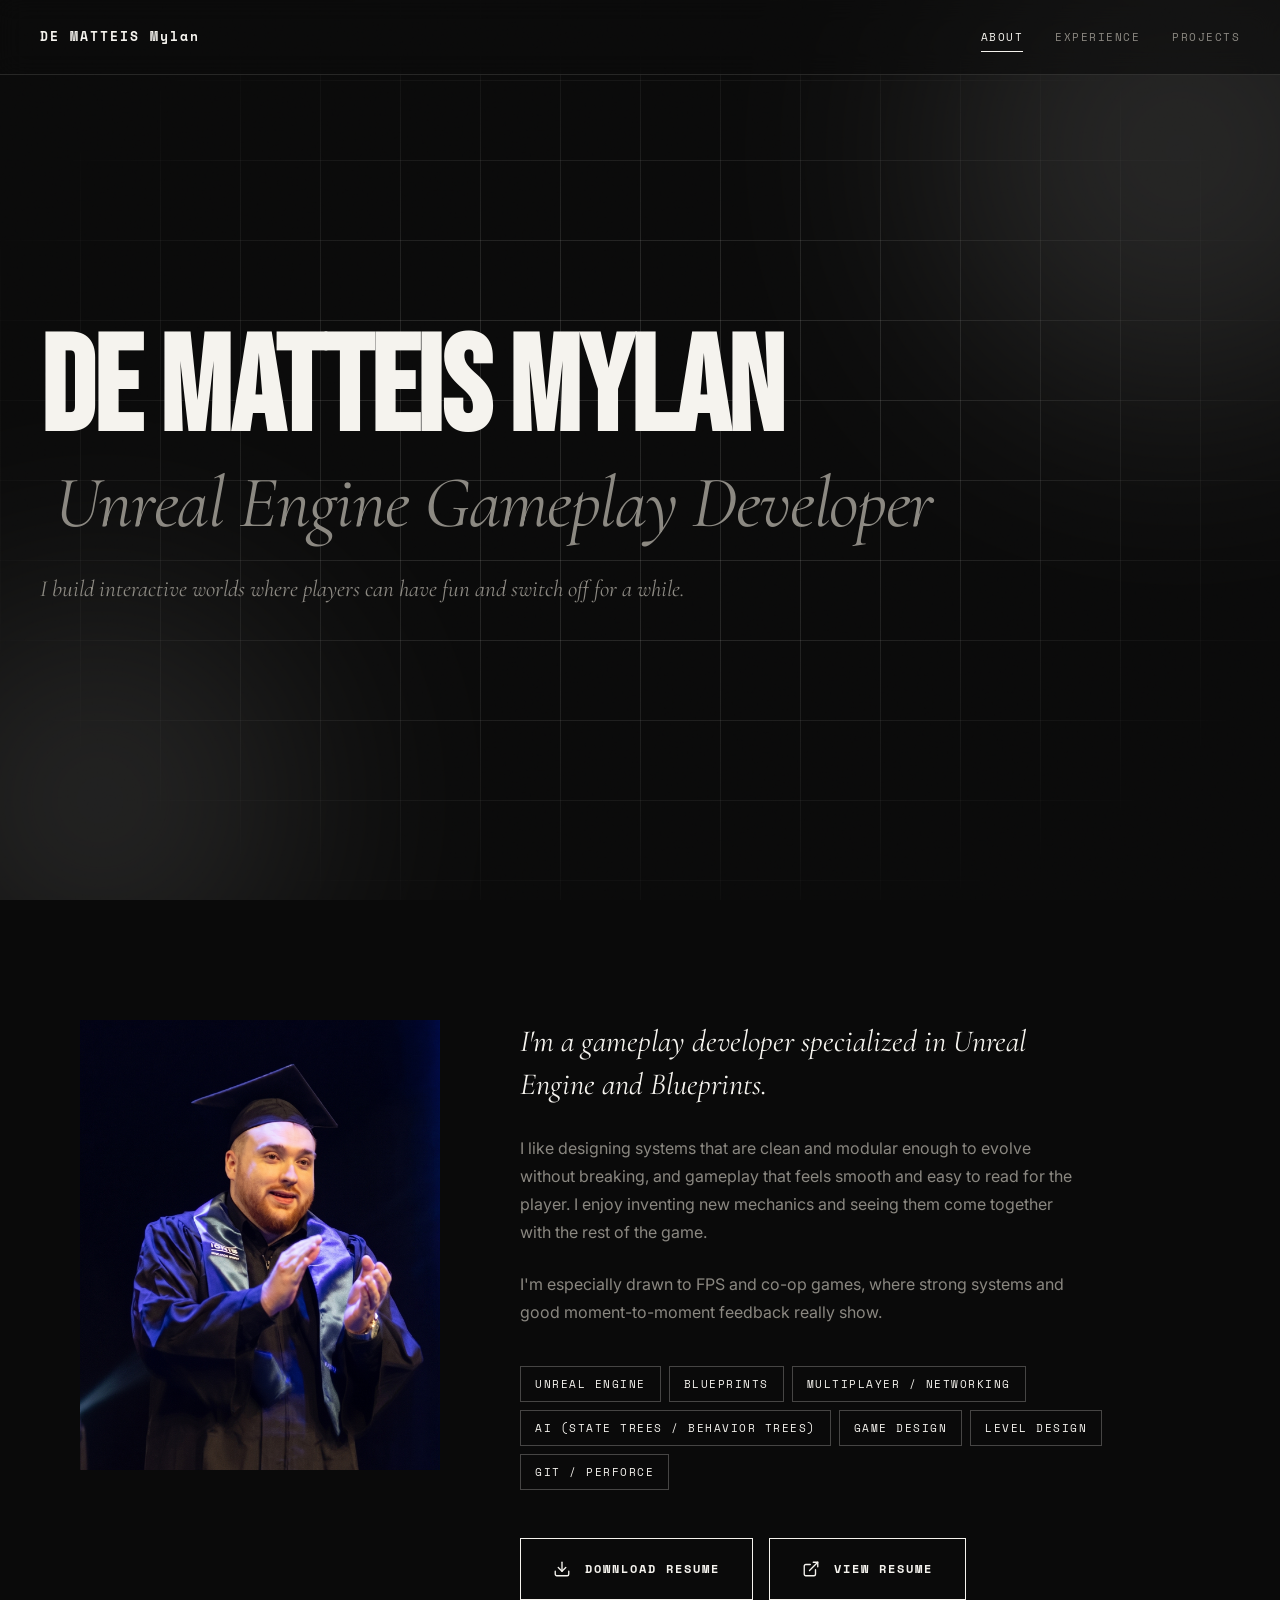
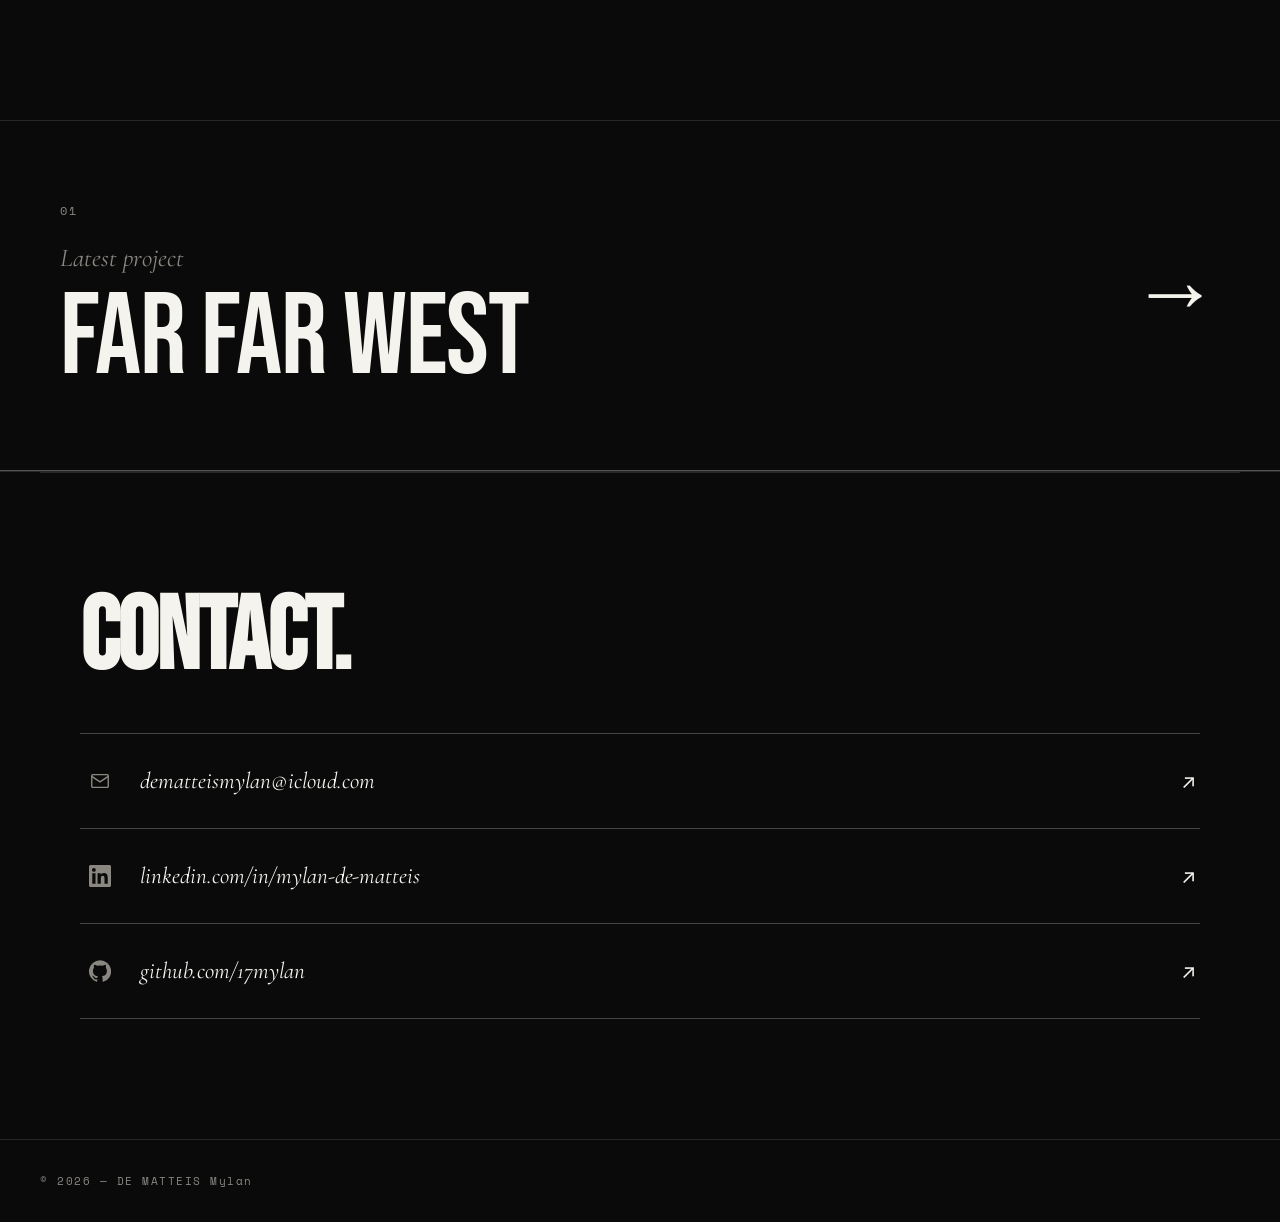
<file: index.html>
<!DOCTYPE html>
<html lang="en">
<head>
<meta charset="UTF-8">
<meta name="viewport" content="width=device-width, initial-scale=1.0">
<meta name="description" content="Portfolio of Mylan DE MATTEIS — Game Developer specialized in Unreal Engine and Blueprints.">
<link rel="icon" type="image/svg+xml" href="favicon.svg">
<title>DE MATTEIS Mylan - Portfolio</title>
<link rel="preconnect" href="https://fonts.googleapis.com">
<link rel="preconnect" href="https://fonts.gstatic.com" crossorigin>
<link href="https://fonts.googleapis.com/css2?family=Bebas+Neue&family=Cormorant+Garamond:ital,wght@0,400;1,400&family=Inter:wght@400;500;600&family=Space+Mono:wght@400;700&display=swap" rel="stylesheet">
<link rel="stylesheet" href="style.css">
</head>
<body>

<div class="grain"></div>

<header class="nav">
  <a href="index.html" class="logo" id="logo-name">DE MATTEIS Mylan</a>
  <nav class="nav-links">
    <a href="index.html" class="active">About</a>
    <a href="experience.html">Experience</a>
    <a href="projets.html">Projects</a>
  </nav>
</header>

<main class="hero">
  <div class="hero-bg">
    <div class="hero-grid"></div>
    <div class="orb orb-1"></div>
    <div class="orb orb-2"></div>
  </div>

  <div class="hero-content">
    <h1 class="hero-title">
      <span id="hero-title-1">Game</span>
      <span class="italic" id="hero-title-2">developer</span>
    </h1>
    <p class="hero-tagline" id="hero-tagline">
      Game Developer passionate about video game development and new technologies.
    </p>
  </div>
</main>

<section class="about">
  <div class="about-grid">
    <div class="portrait">
      <img id="portrait-img" src="images/DEMATTEIS_Mylan_Applause.png" alt="Portrait">
    </div>
    <div class="about-text">
      <p class="lead" id="about-lead">
        I have experience in development with Unreal Engine and a specialization in Blueprints.
      </p>
      <p id="about-p1">
        I am particularly interested in creating interactive and immersive experiences, and I enjoy exploring innovative concepts, such as original gameplay mechanics and dynamic artificial intelligences.
      </p>
      <div class="skills" id="skills-list"></div>

      <div class="cv-buttons">
        <a href="CV_DEMATTEIS_MYLAN.pdf" download class="cv-button" id="cv-button">
          <span class="cv-button-icon">
            <svg viewBox="0 0 24 24" fill="none" stroke="currentColor" stroke-width="1.8" stroke-linecap="round" stroke-linejoin="round" aria-hidden="true">
              <path d="M21 15v4a2 2 0 01-2 2H5a2 2 0 01-2-2v-4"/>
              <polyline points="7 10 12 15 17 10"/>
              <line x1="12" y1="15" x2="12" y2="3"/>
            </svg>
          </span>
          <span class="cv-button-label" id="cv-button-label">Download Resume</span>
        </a>
        <a href="CV_DEMATTEIS_MYLAN.pdf" target="_blank" rel="noopener noreferrer" class="cv-button" id="cv-button-view">
          <span class="cv-button-icon">
            <svg viewBox="0 0 24 24" fill="none" stroke="currentColor" stroke-width="1.8" stroke-linecap="round" stroke-linejoin="round" aria-hidden="true">
              <path d="M18 13v6a2 2 0 01-2 2H5a2 2 0 01-2-2V8a2 2 0 012-2h6"/>
              <polyline points="15 3 21 3 21 9"/>
              <line x1="10" y1="14" x2="21" y2="3"/>
            </svg>
          </span>
          <span class="cv-button-label" id="cv-button-view-label">View Resume</span>
        </a>
      </div>
    </div>
  </div>
</section>

<section class="cta-section cta-section-single">
  <a href="projets.html" class="cta-block" id="cta-latest-project">
    <span class="cta-number">01</span>
    <span class="cta-label">Latest project</span>
    <span class="cta-title">Loading...</span>
    <span class="cta-arrow">→</span>
  </a>
</section>

<section class="contact">
  <h2 class="contact-title">Contact<span class="dot">.</span></h2>
  <div class="contact-links">
    <a href="#" class="contact-link" id="contact-email">
      <span class="contact-link-icon">
        <svg viewBox="0 0 24 24" fill="none" stroke="currentColor" stroke-width="1.5" stroke-linecap="round" stroke-linejoin="round" aria-hidden="true">
          <rect x="3" y="5" width="18" height="14" rx="1"/>
          <path d="M3 7l9 6 9-6"/>
        </svg>
      </span>
      <span class="contact-link-value">dematteismylan@icloud.com</span>
      <span class="contact-link-arrow">↗</span>
    </a>
    <a href="#" class="contact-link" id="contact-linkedin">
      <span class="contact-link-icon">
        <svg viewBox="0 0 24 24" fill="currentColor" aria-hidden="true">
          <path d="M20.45 20.45h-3.56v-5.57c0-1.33-.02-3.04-1.85-3.04-1.85 0-2.14 1.45-2.14 2.94v5.67H9.34V9h3.42v1.56h.05c.48-.9 1.64-1.85 3.38-1.85 3.61 0 4.27 2.38 4.27 5.47v6.27zM5.34 7.43a2.07 2.07 0 110-4.14 2.07 2.07 0 010 4.14zM7.12 20.45H3.56V9h3.56v11.45zM22.22 0H1.77C.79 0 0 .77 0 1.72v20.56C0 23.23.79 24 1.77 24h20.45c.98 0 1.78-.77 1.78-1.72V1.72C24 .77 23.2 0 22.22 0z"/>
        </svg>
      </span>
      <span class="contact-link-value">linkedin.com/in/mylan-de-matteis</span>
      <span class="contact-link-arrow">↗</span>
    </a>
    <a href="#" class="contact-link" id="contact-github">
      <span class="contact-link-icon">
        <svg viewBox="0 0 24 24" fill="currentColor" aria-hidden="true">
          <path d="M12 .3a12 12 0 00-3.8 23.4c.6.1.8-.3.8-.6v-2c-3.3.7-4-1.6-4-1.6-.5-1.4-1.3-1.7-1.3-1.7-1.1-.7.1-.7.1-.7 1.2.1 1.8 1.2 1.8 1.2 1.1 1.8 2.8 1.3 3.5 1 .1-.8.4-1.3.7-1.6-2.7-.3-5.5-1.3-5.5-6 0-1.3.5-2.4 1.2-3.2-.1-.4-.5-1.6.1-3.3 0 0 1-.3 3.3 1.2a11.5 11.5 0 016 0c2.3-1.5 3.3-1.2 3.3-1.2.7 1.7.2 2.9.1 3.3.8.8 1.2 1.9 1.2 3.2 0 4.6-2.8 5.7-5.5 6 .4.4.8 1.1.8 2.2v3.3c0 .3.2.7.8.6A12 12 0 0012 .3"/>
        </svg>
      </span>
      <span class="contact-link-value">github.com/17mylan</span>
      <span class="contact-link-arrow">↗</span>
    </a>
  </div>
</section>

<footer class="footer">
  <span>© <span id="footer-year">2026 - DE MATTEIS Mylan</span></span>
</footer>

<script src="data.js"></script>
<script src="script.js"></script>
</body>
</html>
</file>
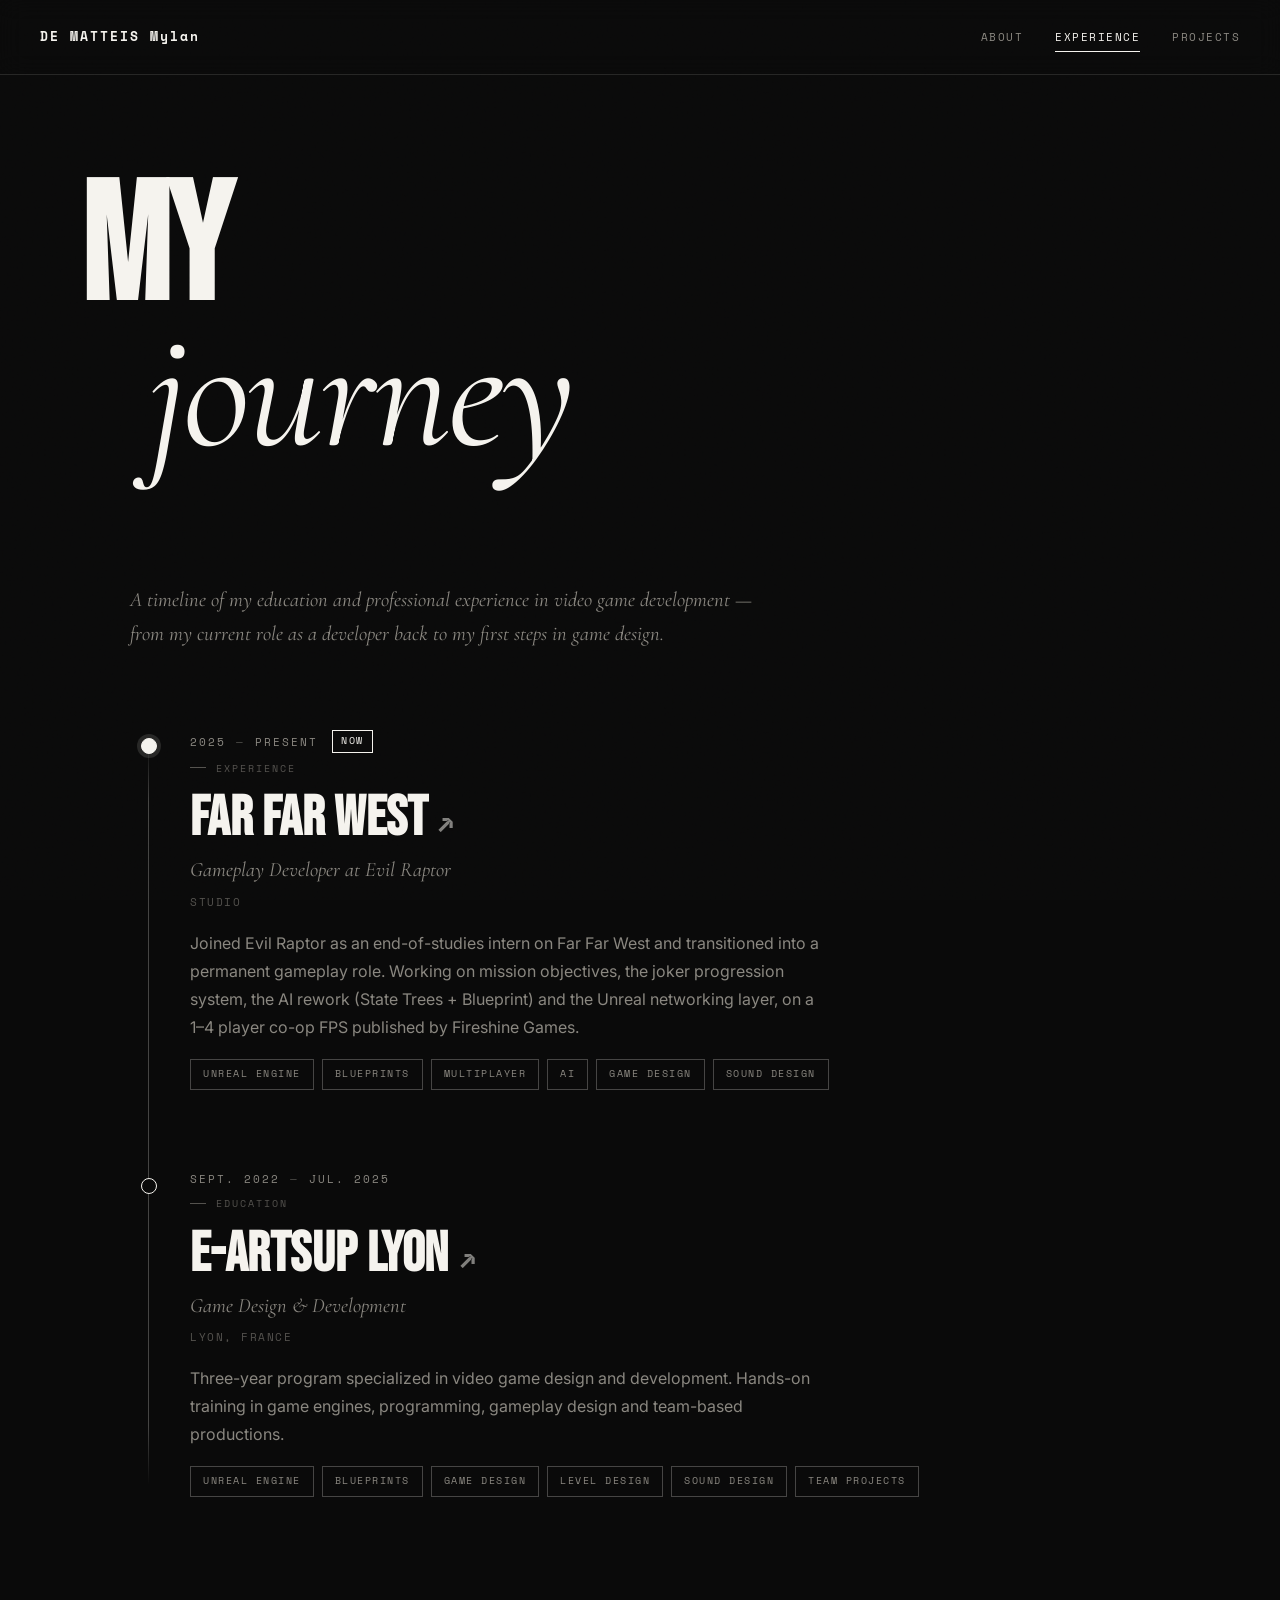
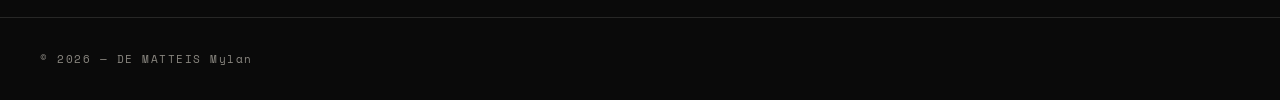
<file: experience.html>
<!DOCTYPE html>
<html lang="en">
<head>
<meta charset="UTF-8">
<meta name="viewport" content="width=device-width, initial-scale=1.0">
<meta name="description" content="Experience and education of Mylan DE MATTEIS — Game Developer.">
<link rel="icon" type="image/svg+xml" href="favicon.svg">
<title>DE MATTEIS Mylan - Experience</title>
<link rel="preconnect" href="https://fonts.googleapis.com">
<link rel="preconnect" href="https://fonts.gstatic.com" crossorigin>
<link href="https://fonts.googleapis.com/css2?family=Bebas+Neue&family=Cormorant+Garamond:ital,wght@0,400;1,400&family=Inter:wght@400;500;600&family=Space+Mono:wght@400;700&display=swap" rel="stylesheet">
<link rel="stylesheet" href="style.css">
</head>
<body class="page-experience">

<div class="grain"></div>

<header class="nav">
  <a href="index.html" class="logo">DE MATTEIS Mylan</a>
  <nav class="nav-links">
    <a href="index.html">About</a>
    <a href="experience.html" class="active">Experience</a>
    <a href="projets.html">Projects</a>
  </nav>
</header>

<section class="page-header">
  <h1 class="page-title">
    <span>My</span>
    <span class="italic">journey</span>
  </h1>
</section>

<section class="timeline">
  <p class="timeline-intro">
    A timeline of my education and professional experience in video game development — from my current role as a developer back to my first steps in game design.
  </p>

  <div class="timeline-track" id="experience-list"></div>
</section>

<footer class="footer">
  <span>© <span id="footer-year">2026</span></span>
</footer>

<script src="data.js"></script>
<script src="script.js"></script>
</body>
</html>
</file>
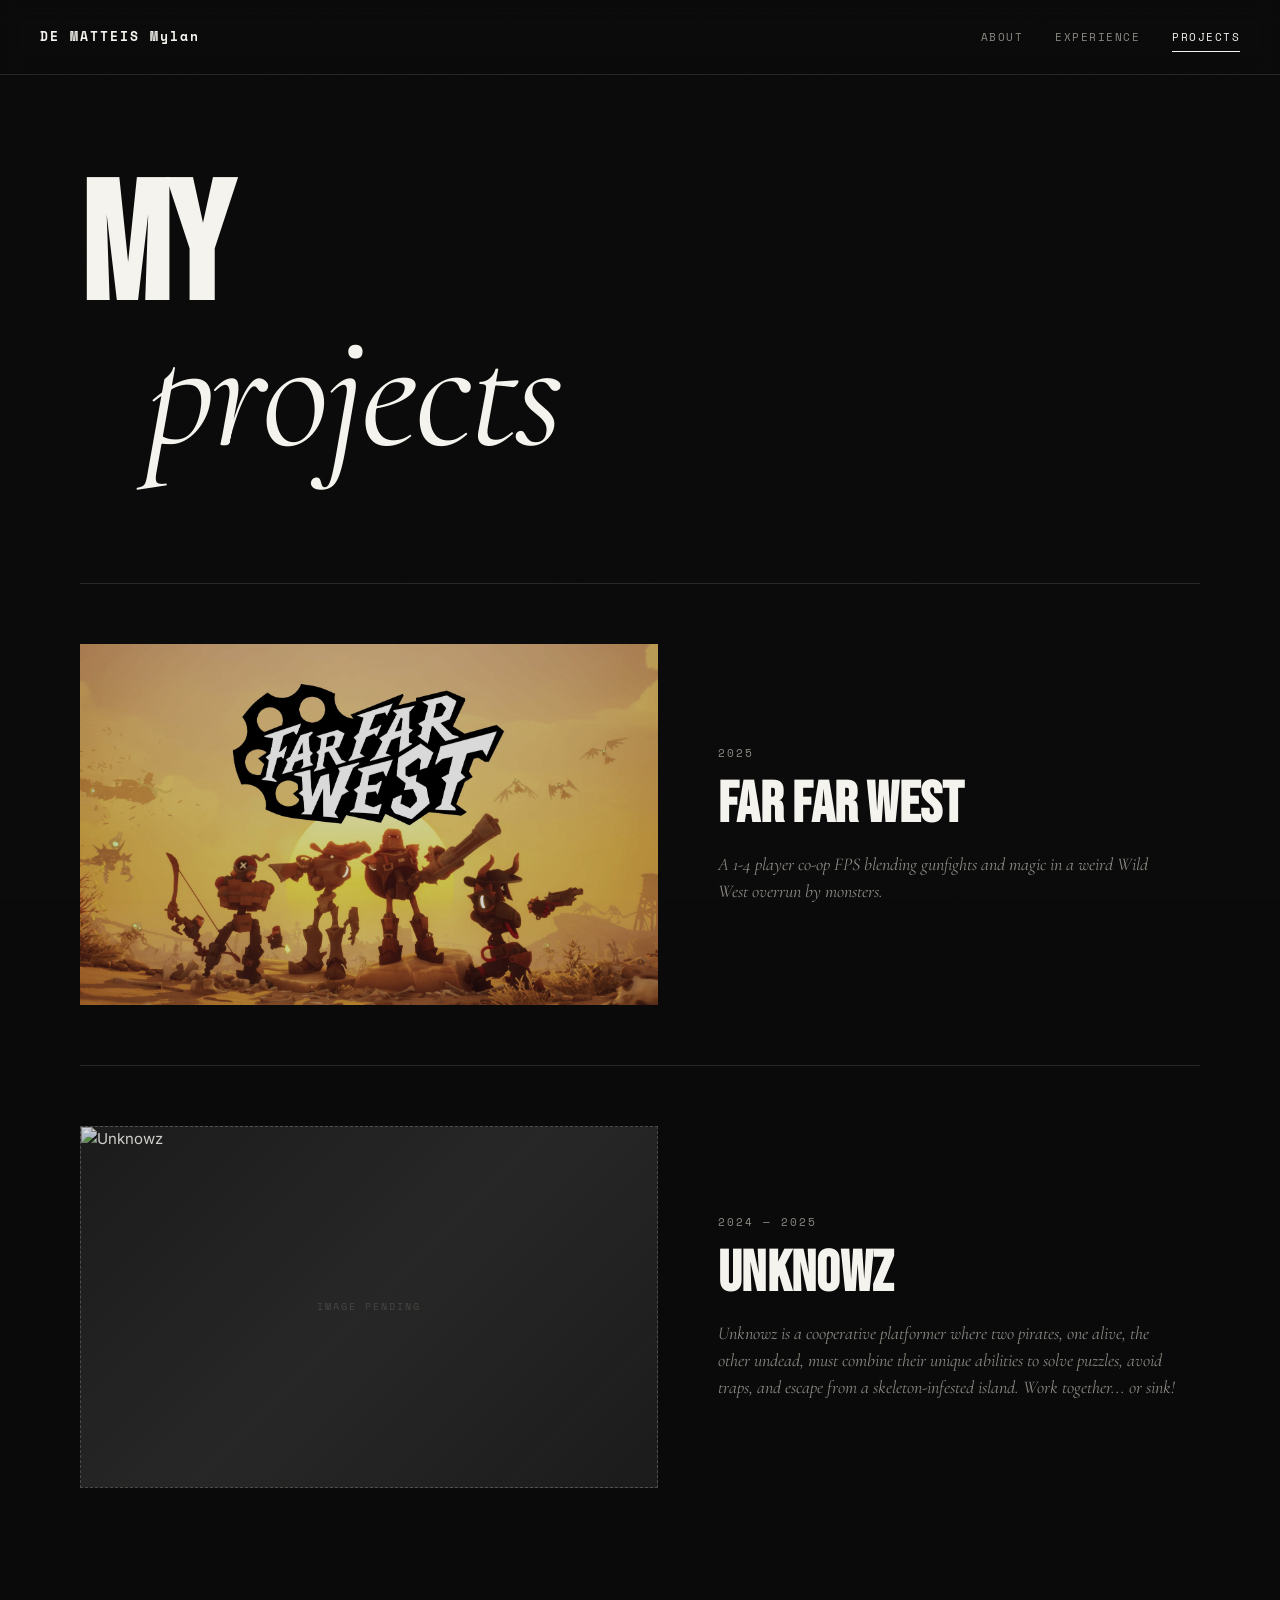
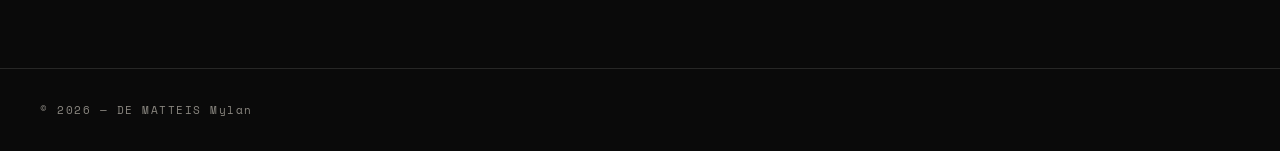
<file: projets.html>
<!DOCTYPE html>
<html lang="en">
<head>
<meta charset="UTF-8">
<meta name="viewport" content="width=device-width, initial-scale=1.0">
<meta name="description" content="Game projects by Mylan DE MATTEIS.">
<link rel="icon" type="image/svg+xml" href="favicon.svg">
<title>DE MATTEIS Mylan - Portfolio</title>
<link rel="preconnect" href="https://fonts.googleapis.com">
<link rel="preconnect" href="https://fonts.gstatic.com" crossorigin>
<link href="https://fonts.googleapis.com/css2?family=Bebas+Neue&family=Cormorant+Garamond:ital,wght@0,400;1,400&family=Inter:wght@400;500;600&family=Space+Mono:wght@400;700&display=swap" rel="stylesheet">
<link rel="stylesheet" href="style.css">
</head>
<body class="page-projects">

<div class="grain"></div>

<header class="nav">
  <a href="index.html" class="logo">DE MATTEIS Mylan</a>
  <nav class="nav-links">
    <a href="index.html">About</a>
    <a href="experience.html">Experience</a>
    <a href="projets.html" class="active">Projects</a>
  </nav>
</header>

<section class="page-header">
  <h1 class="page-title">
    <span>My</span>
    <span class="italic">projects</span>
  </h1>
</section>

<section class="projects-list" id="projects-list"></section>

<footer class="footer">
  <span>© <span id="footer-year">2026</span></span>
</footer>

<script src="data.js"></script>
<script src="script.js"></script>
</body>
</html>
</file>
<file: style.css>
:root {
  --bg: #0a0a0a;
  --bg-2: #141414;
  --fg: #f5f3ee;
  --fg-dim: #8a8780;
  --fg-muted: #54524e;
  --accent: #f5f3ee;
  --line: rgba(245, 243, 238, 0.12);
  --line-strong: rgba(245, 243, 238, 0.25);

  --font-display: "Bebas Neue", "Arial Narrow", sans-serif;
  --font-serif: "Cormorant Garamond", Georgia, serif;
  --font-mono: "Space Mono", "Courier New", monospace;
  --font-body: "Inter", -apple-system, BlinkMacSystemFont, "Segoe UI", Roboto, "Helvetica Neue", Arial, sans-serif;
}

* { box-sizing: border-box; margin: 0; padding: 0; }

html { scroll-behavior: smooth; }

body {
  background: var(--bg);
  color: var(--fg);
  font-family: var(--font-body);
  font-size: 15px;
  line-height: 1.65;
  overflow-x: hidden;
  min-height: 100vh;
  -webkit-font-smoothing: antialiased;
}

a { color: inherit; text-decoration: none; }
img { max-width: 100%; display: block; }

.grain {
  position: fixed;
  inset: 0;
  pointer-events: none;
  z-index: 100;
  opacity: 0.06;
  mix-blend-mode: overlay;
  background-image: url("data:image/svg+xml,%3Csvg viewBox='0 0 400 400' xmlns='http://www.w3.org/2000/svg'%3E%3Cfilter id='n'%3E%3CfeTurbulence type='fractalNoise' baseFrequency='0.9'/%3E%3C/filter%3E%3Crect width='100%25' height='100%25' filter='url(%23n)'/%3E%3C/svg%3E");
}

.italic { font-family: var(--font-serif); font-style: italic; font-weight: 400; }
.dot { color: var(--accent); }

.nav {
  position: fixed;
  top: 0;
  left: 0;
  right: 0;
  z-index: 50;
  display: flex;
  justify-content: space-between;
  align-items: center;
  padding: 24px 40px;
  backdrop-filter: blur(12px);
  -webkit-backdrop-filter: blur(12px);
  background: rgba(10, 10, 10, 0.6);
  border-bottom: 1px solid var(--line);
}

.logo {
  font-family: var(--font-mono);
  font-size: 13px;
  letter-spacing: 2px;
  font-weight: 700;
  transition: opacity 0.2s;
}
.logo:hover { opacity: 0.6; }

.nav-links {
  display: flex;
  gap: 32px;
}
.nav-links a {
  font-family: var(--font-mono);
  font-size: 11px;
  letter-spacing: 1.5px;
  text-transform: uppercase;
  color: var(--fg-dim);
  position: relative;
  padding: 4px 0;
  transition: color 0.2s;
}
.nav-links a:hover { color: var(--fg); }
.nav-links a.active { color: var(--fg); }
.nav-links a.active::after {
  content: "";
  position: absolute;
  left: 0;
  right: 0;
  bottom: -2px;
  height: 1px;
  background: var(--fg);
}

.hero {
  min-height: 100vh;
  position: relative;
  display: flex;
  align-items: center;
  padding: 120px 40px 80px;
  overflow: hidden;
}

.hero-bg {
  position: absolute;
  inset: 0;
  z-index: 0;
  pointer-events: none;
}

.hero-grid {
  position: absolute;
  inset: 0;
  background-image:
    linear-gradient(var(--line) 1px, transparent 1px),
    linear-gradient(90deg, var(--line) 1px, transparent 1px);
  background-size: 80px 80px;
  mask-image: radial-gradient(ellipse at center, black 30%, transparent 80%);
  -webkit-mask-image: radial-gradient(ellipse at center, black 30%, transparent 80%);
}

.orb {
  position: absolute;
  border-radius: 50%;
  filter: blur(120px);
  opacity: 0.12;
  animation: drift 20s ease-in-out infinite;
}
.orb-1 {
  width: 500px;
  height: 500px;
  background: var(--fg);
  top: -100px;
  right: -150px;
}
.orb-2 {
  width: 400px;
  height: 400px;
  background: var(--fg);
  bottom: -100px;
  left: -100px;
  animation-delay: -10s;
}
@keyframes drift {
  0%, 100% { transform: translate(0, 0); }
  50% { transform: translate(40px, -40px); }
}

.hero-content {
  position: relative;
  z-index: 2;
  max-width: 1200px;
  margin: 0 auto;
  width: 100%;
}

.hero-title {
  font-family: var(--font-display);
  font-size: clamp(57px, 10.4vw, 169px);
  line-height: 0.9;
  letter-spacing: -0.01em;
  margin-bottom: 26px;
}
.hero-title span {
  display: block;
  animation: fadeUp 1s cubic-bezier(0.2, 0, 0.2, 1) backwards;
}
.hero-title span:nth-child(1) { animation-delay: 0.1s; }
.hero-title span:nth-child(2) {
  animation-delay: 0.3s;
  padding-left: 0.2em;
  font-size: 0.55em;
  line-height: 1.1;
  margin-top: 0.15em;
  color: var(--fg-dim);
}

@keyframes fadeUp {
  from { opacity: 0; transform: translateY(50px); }
  to { opacity: 1; transform: translateY(0); }
}

.hero-tagline {
  font-family: var(--font-serif);
  font-size: clamp(20px, 1.8vw, 26px);
  font-style: italic;
  white-space: nowrap;
  color: var(--fg-dim);
  animation: fadeUp 1s cubic-bezier(0.2, 0, 0.2, 1) 0.6s backwards;
}

.cta-section {
  display: grid;
  grid-template-columns: 1fr 1fr;
  border-top: 1px solid var(--line);
  border-bottom: 1px solid var(--line);
}

.cta-section.cta-section-single {
  grid-template-columns: 1fr;
}

.cta-block {
  position: relative;
  display: grid;
  grid-template-areas:
    "number arrow"
    "label arrow"
    "title arrow";
  grid-template-columns: 1fr auto;
  align-items: center;
  padding: 80px 60px;
  border-right: 1px solid var(--line);
  overflow: hidden;
  transition: background 0.5s cubic-bezier(0.2, 0, 0.2, 1);
  opacity: 0;
  transform: translateY(40px);
  transition: opacity 0.9s, transform 0.9s, background 0.5s;
}
.cta-block:last-child { border-right: none; }
.cta-block.in-view {
  opacity: 1;
  transform: translateY(0);
}
.cta-block::before {
  content: "";
  position: absolute;
  inset: 0;
  background: var(--fg);
  transform: translateY(100%);
  transition: transform 0.5s cubic-bezier(0.2, 0, 0.2, 1);
  z-index: 0;
}
.cta-block:hover::before {
  transform: translateY(0);
}
.cta-block:hover { color: var(--bg); }
.cta-block > * {
  position: relative;
  z-index: 1;
}

.cta-number {
  grid-area: number;
  font-family: var(--font-mono);
  font-size: 12px;
  letter-spacing: 2px;
  color: var(--fg-dim);
  margin-bottom: 16px;
  transition: color 0.5s;
}
.cta-block:hover .cta-number { color: var(--bg); opacity: 0.6; }

.cta-label {
  grid-area: label;
  font-family: var(--font-serif);
  font-style: italic;
  font-size: clamp(20px, 2vw, 28px);
  color: var(--fg-dim);
  margin-bottom: 8px;
  transition: color 0.5s;
}
.cta-block:hover .cta-label { color: var(--bg); opacity: 0.7; }

.cta-title {
  grid-area: title;
  font-family: var(--font-display);
  font-size: clamp(70px, 9vw, 140px);
  line-height: 0.9;
  letter-spacing: -0.01em;
}

.cta-arrow {
  grid-area: arrow;
  font-family: var(--font-display);
  font-size: clamp(60px, 7vw, 100px);
  transition: transform 0.5s cubic-bezier(0.2, 0, 0.2, 1);
}
.cta-block:hover .cta-arrow {
  transform: translateX(20px) rotate(-15deg);
}

.about {
  padding: 120px 40px;
  max-width: 1200px;
  margin: 0 auto;
}

.about-grid {
  display: grid;
  grid-template-columns: minmax(260px, 360px) 1fr;
  gap: 80px;
  align-items: start;
  opacity: 0;
  transform: translateY(40px);
  transition: opacity 0.9s, transform 0.9s;
}
.about-grid.in-view {
  opacity: 1;
  transform: translateY(0);
}

.portrait img {
  width: 100%;
  aspect-ratio: 4/5;
  object-fit: cover;
}

.about-text .lead {
  font-family: var(--font-serif);
  font-size: clamp(24px, 2.4vw, 32px);
  font-style: italic;
  line-height: 1.4;
  margin-bottom: 28px;
  color: var(--fg);
}
.about-text p {
  font-family: var(--font-body);
  font-size: 16px;
  line-height: 1.75;
  color: var(--fg-dim);
  margin-bottom: 24px;
  max-width: 560px;
}

.skills {
  margin-top: 40px;
  display: flex;
  flex-wrap: wrap;
  gap: 8px;
}
.skill {
  display: inline-block;
  padding: 8px 14px;
  border: 1px solid var(--line-strong);
  font-family: var(--font-mono);
  font-size: 11px;
  letter-spacing: 1.5px;
  text-transform: uppercase;
  transition: all 0.2s;
}
.skill:hover {
  background: var(--fg);
  color: var(--bg);
  border-color: var(--fg);
}

.contact {
  padding: 120px 40px;
  max-width: 1200px;
  margin: 0 auto;
  border-top: 1px solid var(--line);
}

.contact-title {
  font-family: var(--font-display);
  font-size: clamp(50px, 8vw, 110px);
  line-height: 0.9;
  letter-spacing: -0.02em;
  margin-bottom: 48px;
}

.contact-links {
  border-top: 1px solid var(--line-strong);
}
.contact-link {
  display: grid;
  grid-template-columns: 32px 1fr auto;
  align-items: center;
  gap: 24px;
  padding: 28px 4px;
  border-bottom: 1px solid var(--line-strong);
  transition: padding 0.4s cubic-bezier(0.2, 0, 0.2, 1);
}
.contact-link:hover {
  padding-left: 24px;
  padding-right: 24px;
}
.contact-link-icon {
  display: inline-flex;
  align-items: center;
  justify-content: center;
  color: var(--fg-dim);
  transition: color 0.3s, transform 0.4s cubic-bezier(0.2, 0, 0.2, 1);
}
.contact-link-icon svg {
  width: 22px;
  height: 22px;
  display: block;
}
.contact-link:hover .contact-link-icon {
  color: var(--fg);
  transform: scale(1.1);
}
.contact-link-value {
  font-family: var(--font-serif);
  font-style: italic;
  font-size: clamp(20px, 1.8vw, 26px);
}
.contact-link-arrow {
  font-size: 20px;
  transition: transform 0.4s cubic-bezier(0.2, 0, 0.2, 1);
}
.contact-link:hover .contact-link-arrow {
  transform: translate(8px, -8px);
}

.cv-buttons {
  display: flex;
  flex-wrap: wrap;
  gap: 16px;
  margin-top: 48px;
}

.cv-button {
  display: inline-flex;
  align-items: center;
  gap: 14px;
  padding: 20px 32px;
  border: 1px solid var(--fg);
  font-family: var(--font-mono);
  font-size: 12px;
  letter-spacing: 2px;
  text-transform: uppercase;
  font-weight: 700;
  color: var(--fg);
  background: transparent;
  cursor: pointer;
  transition: all 0.2s;
}

.cv-button:hover {
  background: var(--fg);
  color: var(--bg);
  border-color: var(--fg);
}

.cv-button-icon {
  display: inline-flex;
  align-items: center;
}

.cv-button-icon svg {
  width: 18px;
  height: 18px;
  display: block;
}

.footer {
  padding: 32px 40px;
  border-top: 1px solid var(--line);
  font-family: var(--font-mono);
  font-size: 11px;
  letter-spacing: 1.5px;
  color: var(--fg-dim);
}

.page-header {
  padding: 180px 40px 80px;
  max-width: 1200px;
  margin: 0 auto;
}
.page-title {
  font-family: var(--font-display);
  font-size: clamp(70px, 13vw, 200px);
  line-height: 0.85;
  letter-spacing: -0.02em;
}
.page-title span {
  display: block;
  animation: fadeUp 0.9s cubic-bezier(0.2, 0, 0.2, 1) backwards;
}
.page-title span:nth-child(1) { animation-delay: 0.1s; }
.page-title span:nth-child(2) {
  animation-delay: 0.3s;
  padding-left: 0.4em;
}

.projects-list {
  max-width: 1200px;
  margin: 0 auto;
  padding: 40px 40px 120px;
}

.project-card {
  display: grid;
  grid-template-columns: 1.2fr 1fr;
  gap: 60px;
  padding: 60px 0;
  border-top: 1px solid var(--line);
  align-items: center;
  opacity: 0;
  transform: translateY(40px);
  transition: opacity 0.8s, transform 0.8s;
  transition-delay: var(--delay, 0s);
  cursor: pointer;
}
.project-card.in-view {
  opacity: 1;
  transform: translateY(0);
}

.project-image-wrap {
  overflow: hidden;
  background: var(--bg-2);
  position: relative;
}
.project-image {
  width: 100%;
  aspect-ratio: 16/10;
  object-fit: cover;
  transition: transform 0.7s cubic-bezier(0.2, 0, 0.2, 1), filter 0.5s;
  filter: grayscale(0.3) brightness(0.85);
}
.project-card:hover .project-image {
  transform: scale(1.04);
  filter: grayscale(0) brightness(1);
}
.project-image-overlay {
  position: absolute;
  bottom: 24px;
  left: 24px;
  font-family: var(--font-mono);
  font-size: 11px;
  letter-spacing: 2px;
  font-weight: 700;
  background: var(--bg);
  color: var(--fg);
  padding: 10px 16px;
  opacity: 0;
  transform: translateY(8px);
  transition: opacity 0.4s, transform 0.4s;
}
.project-card:hover .project-image-overlay {
  opacity: 1;
  transform: translateY(0);
}

.project-meta {
  font-family: var(--font-mono);
  font-size: 11px;
  letter-spacing: 2px;
  color: var(--fg-dim);
  margin-bottom: 16px;
}

.project-title {
  font-family: var(--font-display);
  font-size: clamp(36px, 4.5vw, 64px);
  line-height: 0.95;
  letter-spacing: 0.005em;
  margin-bottom: 18px;
  transition: color 0.3s;
}
.project-card:hover .project-title { color: var(--fg); }

.project-description {
  font-family: var(--font-serif);
  font-style: italic;
  font-size: 18px;
  line-height: 1.5;
  color: var(--fg-dim);
  max-width: 460px;
}

.page-detail { }

.project-detail {
  max-width: 1200px;
  margin: 0 auto;
  padding: 140px 40px 120px;
}

.loading-state {
  font-family: var(--font-mono);
  color: var(--fg-dim);
  padding: 80px 0;
}

.detail-empty {
  padding: 80px 0;
  text-align: center;
}
.detail-empty p {
  font-family: var(--font-serif);
  font-style: italic;
  font-size: 24px;
  color: var(--fg-dim);
  margin-bottom: 24px;
}

.detail-header {
  margin-bottom: 60px;
  animation: fadeUp 0.8s cubic-bezier(0.2, 0, 0.2, 1);
}

.detail-back, .detail-back-bottom {
  display: inline-flex;
  align-items: center;
  font-family: var(--font-mono);
  font-size: 11px;
  letter-spacing: 2px;
  text-transform: uppercase;
  color: var(--fg-dim);
  margin-bottom: 40px;
  transition: color 0.2s, transform 0.2s;
}
.detail-back:hover, .detail-back-bottom:hover {
  color: var(--fg);
  transform: translateX(-4px);
}

.detail-meta {
  font-family: var(--font-mono);
  font-size: 12px;
  letter-spacing: 2px;
  color: var(--fg-dim);
  margin-bottom: 16px;
}

.detail-title {
  font-family: var(--font-display);
  font-size: clamp(60px, 10vw, 140px);
  line-height: 0.9;
  letter-spacing: -0.02em;
  margin-bottom: 24px;
}

.detail-tagline {
  font-family: var(--font-serif);
  font-style: italic;
  font-size: clamp(20px, 2vw, 28px);
  color: var(--fg-dim);
  max-width: 720px;
}

.detail-cover {
  margin-bottom: 80px;
  overflow: hidden;
  background: var(--bg-2);
  animation: fadeUp 0.8s cubic-bezier(0.2, 0, 0.2, 1) 0.2s backwards;
}
.detail-cover img {
  width: 100%;
  aspect-ratio: 28/15;
  object-fit: cover;
}

.detail-body {
  display: grid;
  grid-template-columns: 280px 1fr;
  gap: 80px;
  margin-bottom: 80px;
  animation: fadeUp 0.8s cubic-bezier(0.2, 0, 0.2, 1) 0.4s backwards;
}

.detail-info {
  position: sticky;
  top: 100px;
  align-self: start;
  border-top: 1px solid var(--line-strong);
}

.detail-info-row {
  display: flex;
  justify-content: space-between;
  padding: 14px 0;
  border-bottom: 1px solid var(--line);
  font-family: var(--font-mono);
  font-size: 12px;
}
.detail-info-label {
  color: var(--fg-dim);
  letter-spacing: 1.5px;
  text-transform: uppercase;
}
.detail-info-value {
  color: var(--fg);
  text-align: right;
}

.detail-links {
  display: flex;
  flex-direction: column;
  gap: 10px;
  margin-top: 24px;
}

.detail-link {
  display: flex;
  align-items: center;
  gap: 12px;
  padding: 14px 18px;
  border: 1px solid var(--fg);
  font-family: var(--font-mono);
  font-size: 11px;
  letter-spacing: 2px;
  text-transform: uppercase;
  font-weight: 700;
  color: var(--fg);
  text-decoration: none;
  transition: all 0.3s cubic-bezier(0.2, 0, 0.2, 1);
}
.detail-link-icon {
  display: inline-flex;
  align-items: center;
  justify-content: center;
  width: 20px;
  height: 20px;
  flex-shrink: 0;
}
.detail-link-icon svg {
  width: 100%;
  height: 100%;
}
.detail-link-label {
  flex: 1;
}
.detail-link-arrow {
  opacity: 0.6;
  transition: transform 0.3s cubic-bezier(0.2, 0, 0.2, 1);
}
.detail-link:hover {
  background: var(--fg);
  color: var(--bg);
  transform: translate(-2px, -2px);
  box-shadow: 4px 4px 0 var(--fg);
}
.detail-link:hover .detail-link-arrow {
  transform: translate(2px, -2px);
  opacity: 1;
}

.detail-content { max-width: 700px; }

.detail-section-title {
  font-family: var(--font-display);
  font-size: clamp(32px, 4vw, 56px);
  line-height: 1;
  letter-spacing: 0.005em;
  margin-bottom: 20px;
  margin-top: 48px;
}
.detail-section-title:first-child { margin-top: 0; }

.detail-paragraph {
  font-family: var(--font-body);
  font-size: 16px;
  line-height: 1.75;
  color: var(--fg);
  margin-bottom: 22px;
}

.detail-subtitle {
  font-family: var(--font-display);
  font-size: 22px;
  line-height: 1.3;
  letter-spacing: 0.01em;
  margin-top: 36px;
  margin-bottom: 12px;
  color: var(--fg);
}
.detail-subtitle:first-child { margin-top: 0; }

.detail-list {
  font-family: var(--font-body);
  font-size: 16px;
  line-height: 1.7;
  color: var(--fg);
  margin: 0 0 22px 0;
  padding-left: 22px;
}
.detail-list li {
  margin-bottom: 8px;
}
.detail-list li::marker {
  color: var(--accent, currentColor);
}

.detail-gallery {
  display: grid;
  grid-template-columns: repeat(auto-fill, minmax(220px, 1fr));
  gap: 16px;
  margin-bottom: 80px;
  animation: fadeUp 0.8s cubic-bezier(0.2, 0, 0.2, 1) 0.6s backwards;
}
.detail-gallery-img {
  width: 100%;
  aspect-ratio: 16/9;
  object-fit: cover;
  background: var(--bg-2);
  cursor: pointer;
}
.lightbox-overlay {
  position: fixed;
  inset: 0;
  z-index: 1000;
  display: flex;
  align-items: center;
  justify-content: center;
  padding: 40px;
  background: rgba(0, 0, 0, 0.9);
  animation: fadeUp 0.2s ease-out;
}
.lightbox-img {
  max-width: 100%;
  max-height: 100%;
  object-fit: contain;
}
.lightbox-close {
  position: absolute;
  top: 20px;
  right: 24px;
  width: 44px;
  height: 44px;
  border: 0;
  border-radius: 50%;
  background: rgba(255, 255, 255, 0.1);
  color: #fff;
  font-size: 28px;
  line-height: 1;
  cursor: pointer;
}
.lightbox-close:hover {
  background: rgba(255, 255, 255, 0.2);
}
.detail-gallery-video {
  width: 100%;
  aspect-ratio: 16/9;
  background: var(--bg-2);
  position: relative;
  overflow: hidden;
}
.detail-gallery-video iframe,
.detail-gallery-video video {
  width: 100%;
  height: 100%;
  border: 0;
  display: block;
}

.detail-footer {
  border-top: 1px solid var(--line);
  padding-top: 40px;
}
.detail-back-bottom { margin-bottom: 0; }

.timeline {
  max-width: 1100px;
  margin: 0 auto;
  padding: 40px 40px 120px;
  position: relative;
}

.timeline-intro {
  font-family: var(--font-serif);
  font-style: italic;
  font-size: clamp(18px, 1.6vw, 22px);
  color: var(--fg-dim);
  margin-bottom: 80px;
  max-width: 640px;
  opacity: 0;
  transform: translateY(40px);
  transition: opacity 0.9s, transform 0.9s;
}
.timeline-intro.in-view {
  opacity: 1;
  transform: translateY(0);
}

.timeline-track {
  position: relative;
  padding-left: 60px;
}

.timeline-track::before {
  content: "";
  position: absolute;
  left: 18px;
  top: 12px;
  bottom: 12px;
  width: 1px;
  background: linear-gradient(
    to bottom,
    transparent 0%,
    var(--line-strong) 8%,
    var(--line-strong) 92%,
    transparent 100%
  );
}

.timeline-item {
  position: relative;
  padding: 0 0 80px 0;
  opacity: 0;
  transform: translateY(40px);
  transition: opacity 0.9s, transform 0.9s;
  transition-delay: var(--delay, 0s);
}
.timeline-item:last-child { padding-bottom: 0; }
.timeline-item.in-view {
  opacity: 1;
  transform: translateY(0);
}

.timeline-item::before {
  content: "";
  position: absolute;
  left: -49px;
  top: 8px;
  width: 14px;
  height: 14px;
  border-radius: 50%;
  background: var(--bg);
  border: 1px solid var(--fg);
  transition: background 0.3s, transform 0.3s;
  z-index: 1;
}
.timeline-item.is-current::before {
  background: var(--fg);
  box-shadow: 0 0 0 4px rgba(245, 243, 238, 0.12);
}
.timeline-item:hover::before {
  transform: scale(1.15);
}

.timeline-dates {
  font-family: var(--font-mono);
  font-size: 11px;
  letter-spacing: 2px;
  text-transform: uppercase;
  color: var(--fg-dim);
  margin-bottom: 8px;
  display: flex;
  align-items: center;
  gap: 10px;
  flex-wrap: wrap;
}
.timeline-dates .timeline-dash {
  opacity: 0.5;
}
.timeline-dates .timeline-current-pill {
  display: inline-block;
  padding: 2px 8px;
  border: 1px solid var(--fg);
  color: var(--fg);
  font-size: 10px;
  letter-spacing: 1.5px;
  margin-left: 4px;
}

.timeline-type {
  font-family: var(--font-mono);
  font-size: 10px;
  letter-spacing: 2px;
  text-transform: uppercase;
  color: var(--fg-muted);
  margin-bottom: 14px;
}
.timeline-type::before {
  content: "";
  display: inline-block;
  width: 16px;
  height: 1px;
  background: var(--fg-muted);
  vertical-align: middle;
  margin-right: 10px;
  margin-bottom: 3px;
}

.timeline-title {
  font-family: var(--font-display);
  font-size: clamp(36px, 4.5vw, 56px);
  line-height: 1;
  letter-spacing: 0.005em;
  margin-bottom: 6px;
}

.timeline-title-link {
  color: inherit;
  text-decoration: none;
  display: inline-flex;
  align-items: baseline;
  gap: 0.18em;
  position: relative;
  transition: color 0.25s;
}
.timeline-title-link::after {
  content: "";
  position: absolute;
  left: 0;
  right: 1.2em;
  bottom: 0.08em;
  height: 2px;
  background: currentColor;
  transform: scaleX(0);
  transform-origin: left center;
  transition: transform 0.4s cubic-bezier(0.2, 0.7, 0.2, 1);
}
.timeline-title-link:hover::after,
.timeline-title-link:focus-visible::after {
  transform: scaleX(1);
}
.timeline-title-arrow {
  font-size: 0.5em;
  font-family: var(--font-mono);
  vertical-align: super;
  opacity: 0.5;
  transition: opacity 0.25s, transform 0.25s;
  display: inline-block;
}
.timeline-title-link:hover .timeline-title-arrow,
.timeline-title-link:focus-visible .timeline-title-arrow {
  opacity: 1;
  transform: translate(2px, -2px);
}

.timeline-subtitle {
  font-family: var(--font-serif);
  font-style: italic;
  font-size: clamp(18px, 1.6vw, 22px);
  color: var(--fg-dim);
  margin-bottom: 6px;
}

.timeline-location {
  font-family: var(--font-mono);
  font-size: 11px;
  letter-spacing: 1.5px;
  color: var(--fg-muted);
  text-transform: uppercase;
  margin-bottom: 18px;
}

.timeline-description {
  font-family: var(--font-body);
  font-size: 16px;
  line-height: 1.75;
  color: var(--fg-dim);
  max-width: 640px;
  margin-bottom: 18px;
}

.timeline-tags {
  display: flex;
  flex-wrap: wrap;
  gap: 8px;
  margin-top: 4px;
}
.timeline-tag {
  display: inline-block;
  padding: 6px 12px;
  border: 1px solid var(--line-strong);
  font-family: var(--font-mono);
  font-size: 10px;
  letter-spacing: 1.5px;
  text-transform: uppercase;
  color: var(--fg-dim);
  transition: all 0.2s;
}
.timeline-tag:hover {
  background: var(--fg);
  color: var(--bg);
  border-color: var(--fg);
}

img.img-missing {
  background: linear-gradient(135deg,
    rgba(245, 243, 238, 0.04) 0%,
    rgba(245, 243, 238, 0.10) 50%,
    rgba(245, 243, 238, 0.04) 100%);
  min-height: 220px;
  display: block;
  border: 1px dashed var(--line-strong);
  position: relative;
}
img.img-missing::after {
  content: "IMAGE PENDING";
  position: absolute;
  inset: 0;
  display: flex;
  align-items: center;
  justify-content: center;
  font-family: var(--font-mono);
  font-size: 10px;
  letter-spacing: 2px;
  color: var(--fg-muted);
}

@media (max-width: 900px) {
  .nav { padding: 18px 20px; }
  .nav-links { gap: 18px; }

  .hero { padding: 100px 20px 60px; }

  .cta-section { grid-template-columns: 1fr; }
  .cta-block {
    padding: 60px 24px;
    border-right: none;
    border-bottom: 1px solid var(--line);
  }
  .cta-block:last-child { border-bottom: none; }

  .about { padding: 80px 20px; }
  .about-grid { grid-template-columns: 1fr; gap: 48px; }

  .contact { padding: 80px 20px; }

  .page-header { padding: 130px 20px 40px; }
  .projects-list { padding: 20px 20px 80px; }

  .project-card {
    grid-template-columns: 1fr;
    gap: 24px;
    padding: 40px 0;
  }

  .project-detail { padding: 110px 20px 80px; }
  .detail-body { grid-template-columns: 1fr; gap: 40px; }
  .detail-info { position: static; }

  .timeline { padding: 20px 20px 80px; }
  .timeline-intro { margin-bottom: 56px; }
  .timeline-track { padding-left: 40px; }
  .timeline-track::before { left: 10px; }
  .timeline-item { padding-bottom: 56px; }
  .timeline-item::before { left: -36px; width: 12px; height: 12px; }

  .footer { padding: 24px 20px; }
}

@media (max-width: 480px) {
  .nav { padding: 14px 16px; }
  .nav-links { gap: 14px; }
  .nav-links a { font-size: 10px; letter-spacing: 1px; }
  .logo { font-size: 11px; letter-spacing: 1.5px; }
}

::selection {
  background: var(--fg);
  color: var(--bg);
}

:focus-visible {
  outline: 1px solid var(--fg);
  outline-offset: 4px;
}

::-webkit-scrollbar { width: 8px; }
::-webkit-scrollbar-track { background: var(--bg); }
::-webkit-scrollbar-thumb { background: var(--line-strong); }
::-webkit-scrollbar-thumb:hover { background: var(--fg-dim); }
</file>
